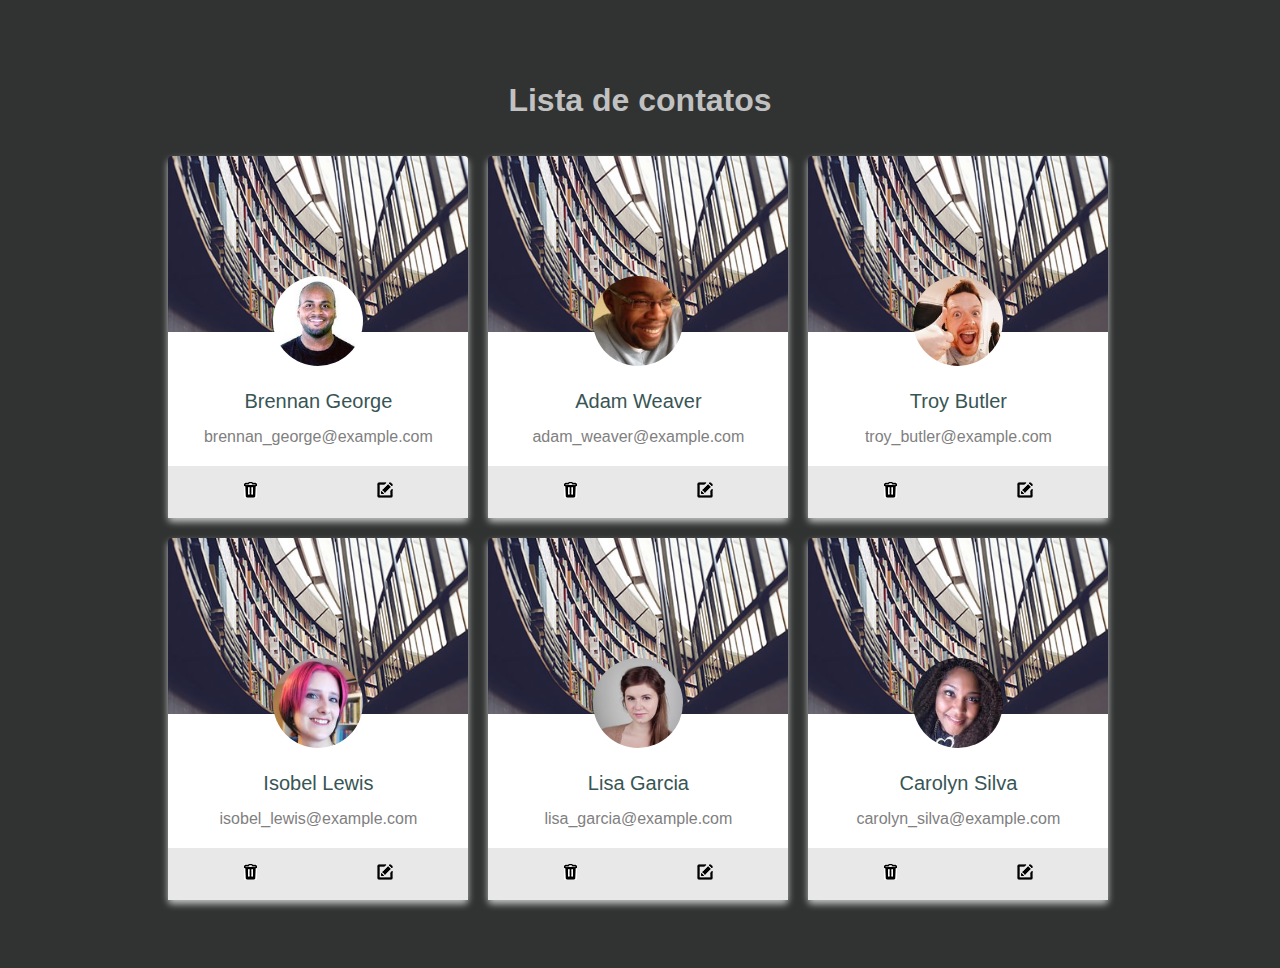
<file: Projeto_contatos/index.html>
<!DOCTYPE html>
<html lang="en">

<head>
    <meta charset="UTF-8">
    <meta http-equiv="X-UA-Compatible" content="IE=edge">
    <meta name="viewport" content="width=device-width, initial-scale=1.0">
    <title>Document</title>
    <link rel="stylesheet" href="estilo2.css">
</head>

<body>
    <h1 class="main-title">Lista de contatos</h1>

    <div class="main-div">
        <ul class="list">
            <li class="list-item">
                <div class="list-item-img">
                    <img src="imagens/1.jpg" alt="">
                </div>
                <div class="list-item-content">
                    <p class="list-item-name">
                        Brennan George
                    </p>
                    <p class="list-item-email">
                        brennan_george@example.com
                    </p>
                </div>
                <div class="list-item-actions">
                    <a href="#"><img src="imagens/delete.png" alt="Delete"></a>
                    <a href="#"><img src="imagens/edit.png" alt="Edit"></a>
                </div>
            </li>
            <li class="list-item">
                <div class="list-item-img">
                    <img src="imagens/2.jpg" alt="">
                </div>
                <div class="list-item-content">
                    <p class="list-item-name">
                        Adam Weaver
                    </p>
                    <p class="list-item-email">
                        adam_weaver@example.com
                    </p>
                </div>
                <div class="list-item-actions">
                    <a href="#"><img src="imagens/delete.png" alt="Delete"></a>
                    <a href="#"><img src="imagens/edit.png" alt="Edit"></a>
                </div>
            </li>
            <li class="list-item">
                <div class="list-item-img">
                    <img src="imagens/3.jpg" alt="">
                </div>
                <div class="list-item-content">
                    <p class="list-item-name">
                        Troy Butler
                    </p>
                    <p class="list-item-email">
                        troy_butler@example.com
                    </p>
                </div>
                <div class="list-item-actions">
                    <a href="#"><img src="imagens/delete.png" alt="Delete"></a>
                    <a href="#"><img src="imagens/edit.png" alt="Edit"></a>
                </div>
            </li>
            <li class="list-item">
                <div class="list-item-img">
                    <img src="imagens/4.jpg" alt="">
                </div>
                <div class="list-item-content">
                    <p class="list-item-name">
                        Isobel Lewis
                    </p>
                    <p class="list-item-email">
                        isobel_lewis@example.com
                    </p>
                </div>
                <div class="list-item-actions">
                    <a href="#"><img src="imagens/delete.png" alt="Delete"></a>
                    <a href="#"><img src="imagens/edit.png" alt="Edit"></a>
                </div>
            </li>
            <li class="list-item">
                <div class="list-item-img">
                    <img src="imagens/5.jpg" alt="">
                </div>
                <div class="list-item-content">
                    <p class="list-item-name">
                        Lisa Garcia
                    </p>
                    <p class="list-item-email">
                        lisa_garcia@example.com
                    </p>
                </div>
                <div class="list-item-actions">
                    <a href="#"><img src="imagens/delete.png" alt="Delete"></a>
                    <a href="#"><img src="imagens/edit.png" alt="Edit"></a>
                </div>
            </li>
            <li class="list-item">
                <div class="list-item-img">
                    <img src="imagens/6.jpg" alt="">
                </div>
                <div class="list-item-content">
                    <p class="list-item-name">
                        Carolyn Silva
                    </p>
                    <p class="list-item-email">
                        carolyn_silva@example.com
                    </p>
                </div>
                <div class="list-item-actions">
                    <a href="#"><img src="imagens/delete.png" alt="Delete"></a>
                    <a href="#"><img src="imagens/edit.png" alt="Edit"></a>
                </div>
            </li>
        </ul>
    </div>

</body>

</html>
</file>
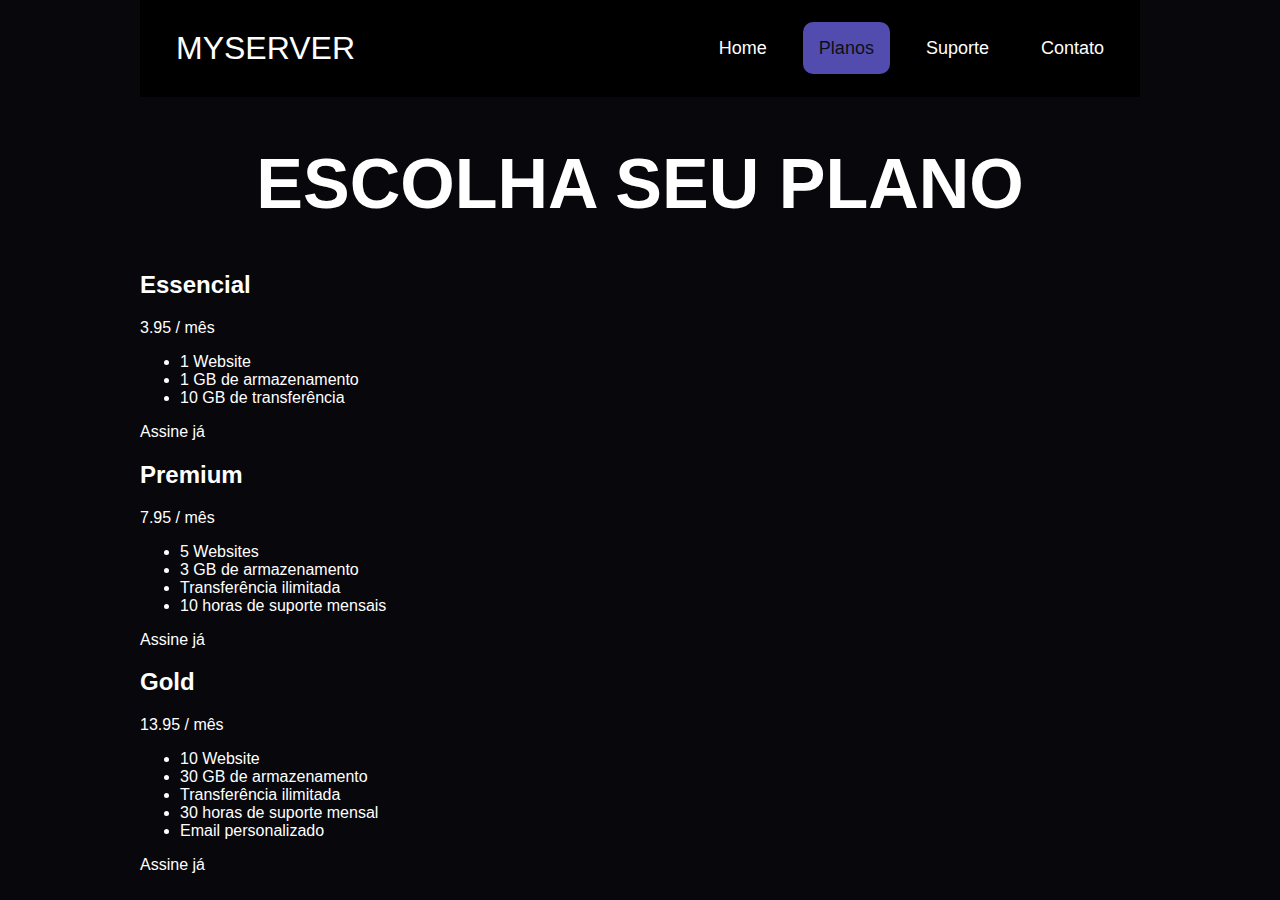
<file: Projeto_price_cards/index.html>
<!DOCTYPE html>
<html lang="pt-br">
<head>
    <meta charset="UTF-8">
    <meta name="viewport" content="width=device-width, initial-scale=1.0">
    <title>Price cards</title>
    <link rel="stylesheet" href="estilo.css">
</head>
<body>
    <header class="main-header">
        <div class="logo">MyServer</div>
        <nav>
            <ul class="nav-list">
                <li><a href="#" class="nav-page">Home</a></li>
                <li><a href="#" class="nav-page-active">Planos</a></li>    
                <li><a href="#" class="nav-page">Suporte</a></li>
                <li><a href="#" class="nav-page">Contato</a></li>
            </ul>
        </nav>  
    </header>
        <h1 class="main-title">Escolha seu plano</h1>
    <section>
        <div class="pricing-plans">
            <h2 class="pricing-title">Essencial</h2>
            <p><span class="plan-price">3.95</span> / mês</p>
            <ul>
                <li>1 Website</li>
                <li>1 GB de armazenamento</li>
                <li>10 GB de transferência</li>
            </ul>
            <a href="#" class="plan-cta"></a>Assine já</a>
        </div>
        <div class="pricing-plans">
            <h2 class="pricing-title">Premium</h2>
            <p><span class="plan-price">7.95</span> / mês</p>
            <ul>
                <li>5 Websites</li>
                <li>3 GB de armazenamento</li>
                <li>Transferência ilimitada</li>
                <li>10 horas de suporte mensais</li>
            </ul>
            <a href="#" class="plan-cta"></a>Assine já</a>
        </div>
        <div class="pricing-plans">
            <h2 class="pricing-title">Gold</h2>
            <p><span class="plan-price">13.95</span> / mês</p>
            <ul>
                <li>10 Website</li>
                <li>30 GB de armazenamento</li>
                <li>Transferência ilimitada</li>
                <li>30 horas de suporte mensal</li>
                <li>Email personalizado</li>
            </ul>
            <a href="#" class="plan-cta"></a>Assine já</a>
        </div>
    </section>
</body>
</html>
</file>
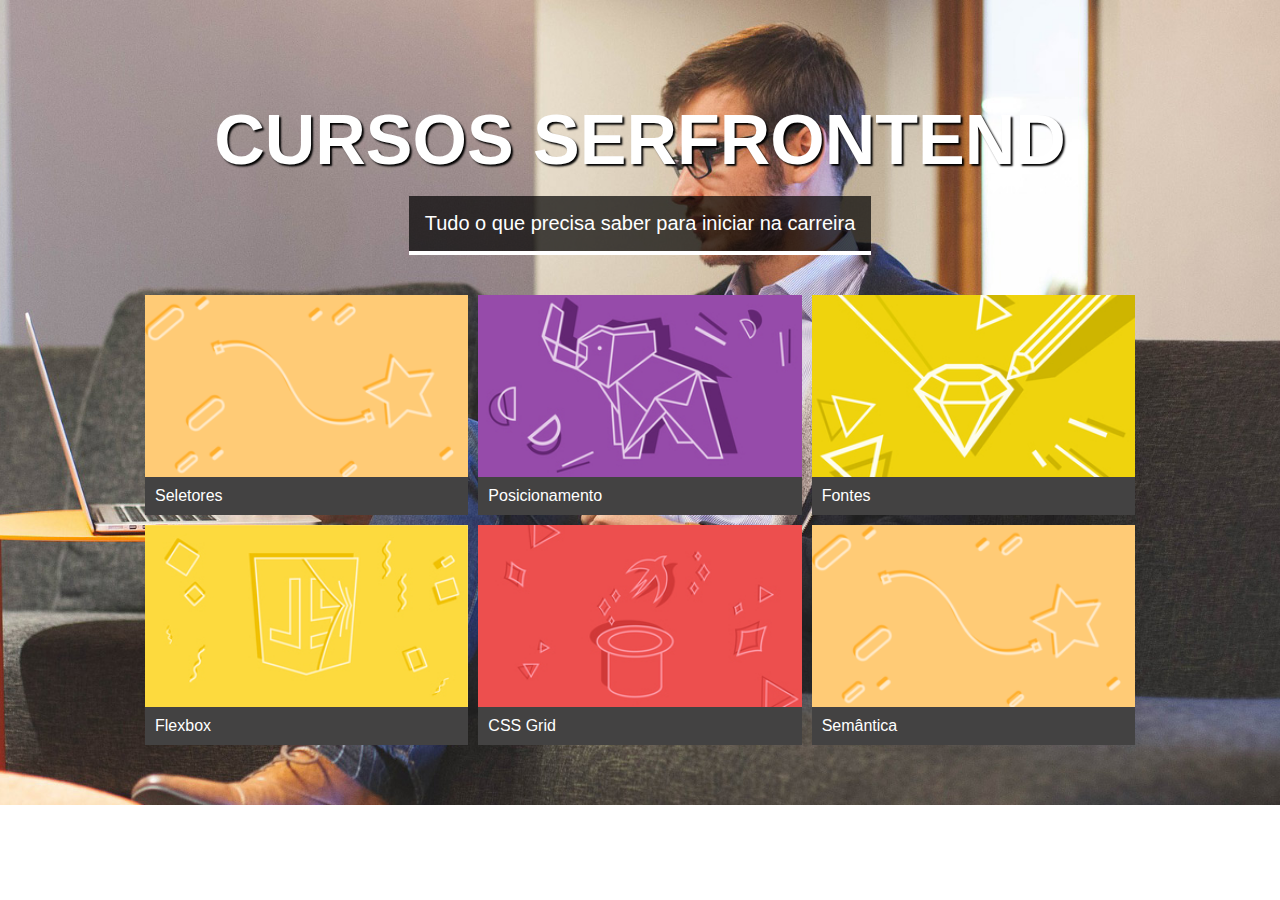
<file: ProjetoCSS-flexbox-desafio/index.html>
<!DOCTYPE html>
<html lang="en">

<head>
    <meta charset="UTF-8">

    <title>Projeto CSS</title>

    <link rel="stylesheet" href="styles/estilo.css">
</head>

<body>

    <header class="hero">
        <div class="hero-content">
            <h1>Cursos serfrontend</h1>
            <p>Tudo o que precisa saber para iniciar na carreira</p>
        </div>
    </header>
    <main>
        <section class="content-section">
           <article class="card">
                <img src="imagens/card_01.png" alt="Seletores">
                <p>Seletores</p>
           </article>
           <article class="card">
                <img src="imagens/card_02.jpg" alt="Posicionamento">
                <p>Posicionamento</p>
           </article>
           <article class="card">
                <img src="imagens/card_03.jpg" alt="Fontes">
                <p>Fontes</p>
           </article>
           <article class="card">
                <img src="imagens/card_04.jpg" alt="Flexbox">
                <p>Flexbox</p>
           </article>
           <article class="card">
                <img src="imagens/card_05.jpg" alt="CSS Grid">
                <p>CSS Grid</p>
           </article>
           <article class="card">
                <img src="imagens/card_01.png" alt="Semântica">
                <p>Semântica</p>
           </article>
        </section>
    </main>
</body>

</html>
</file>
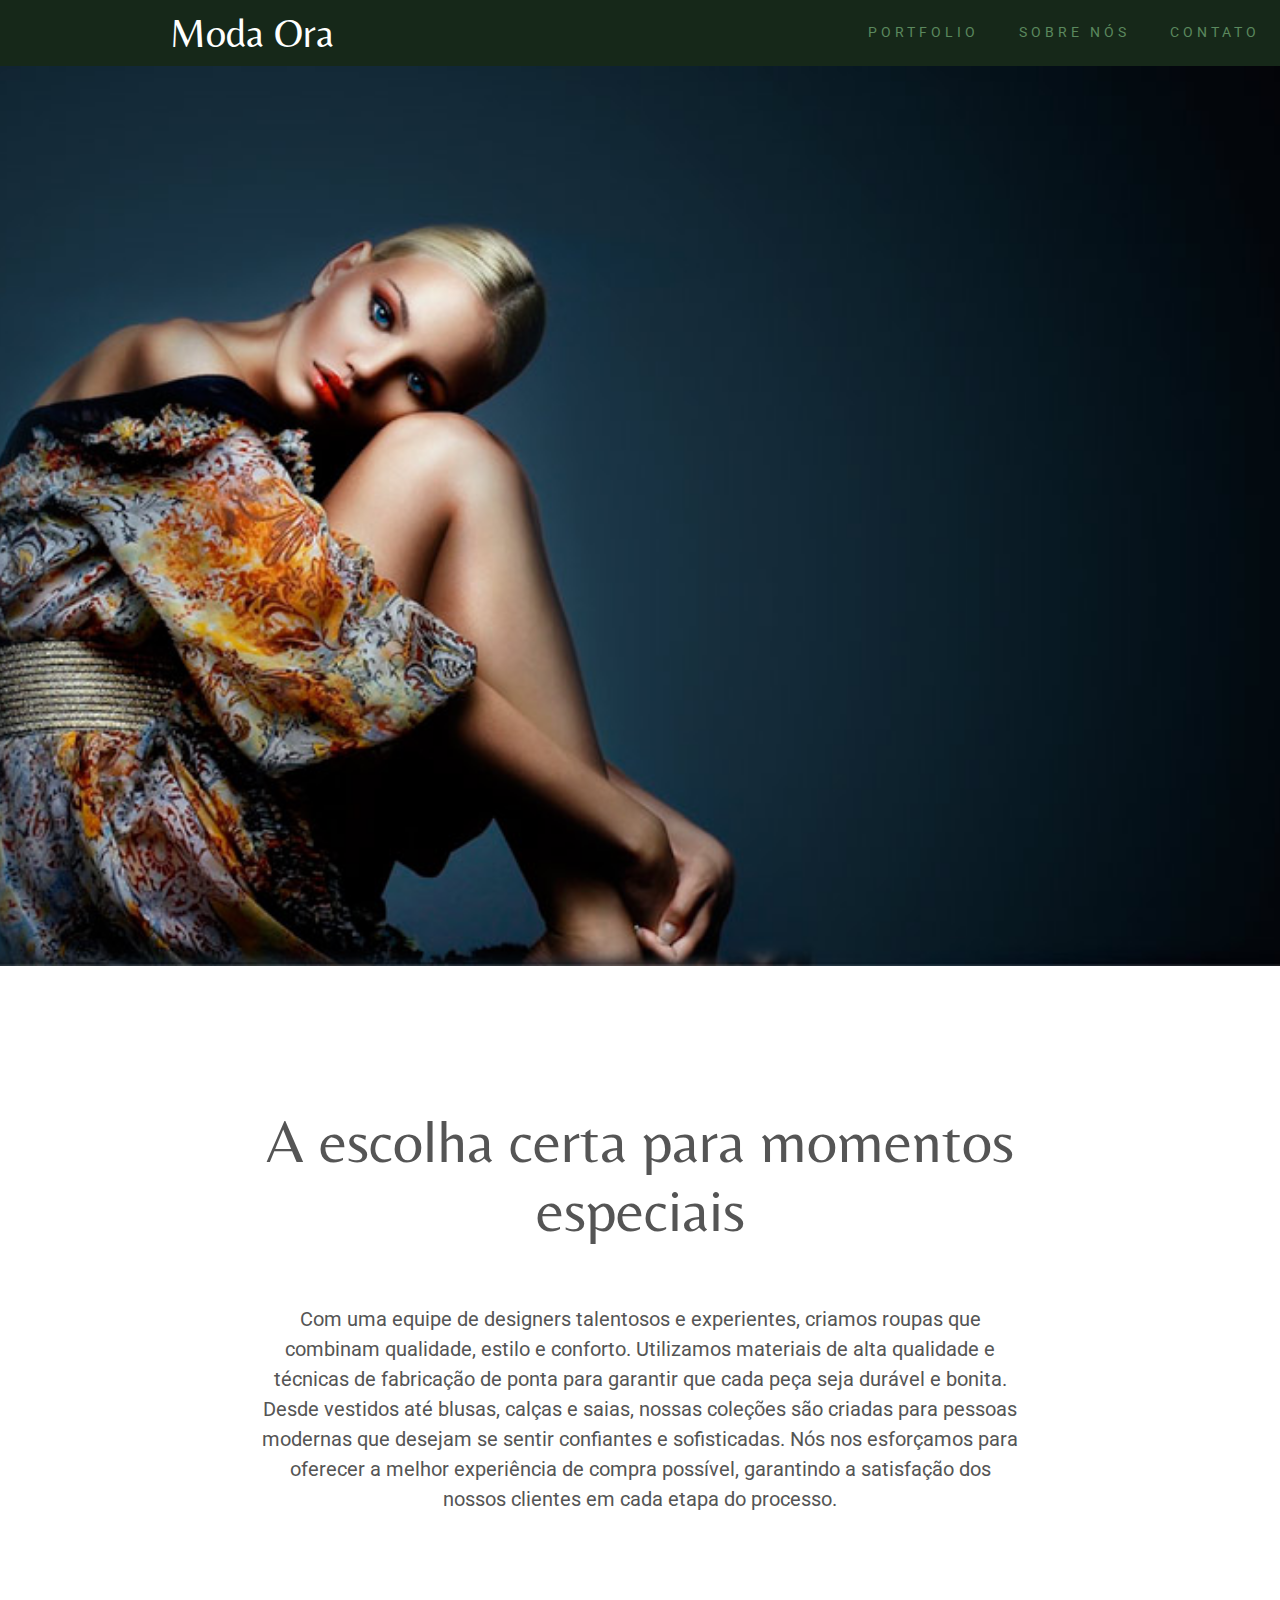
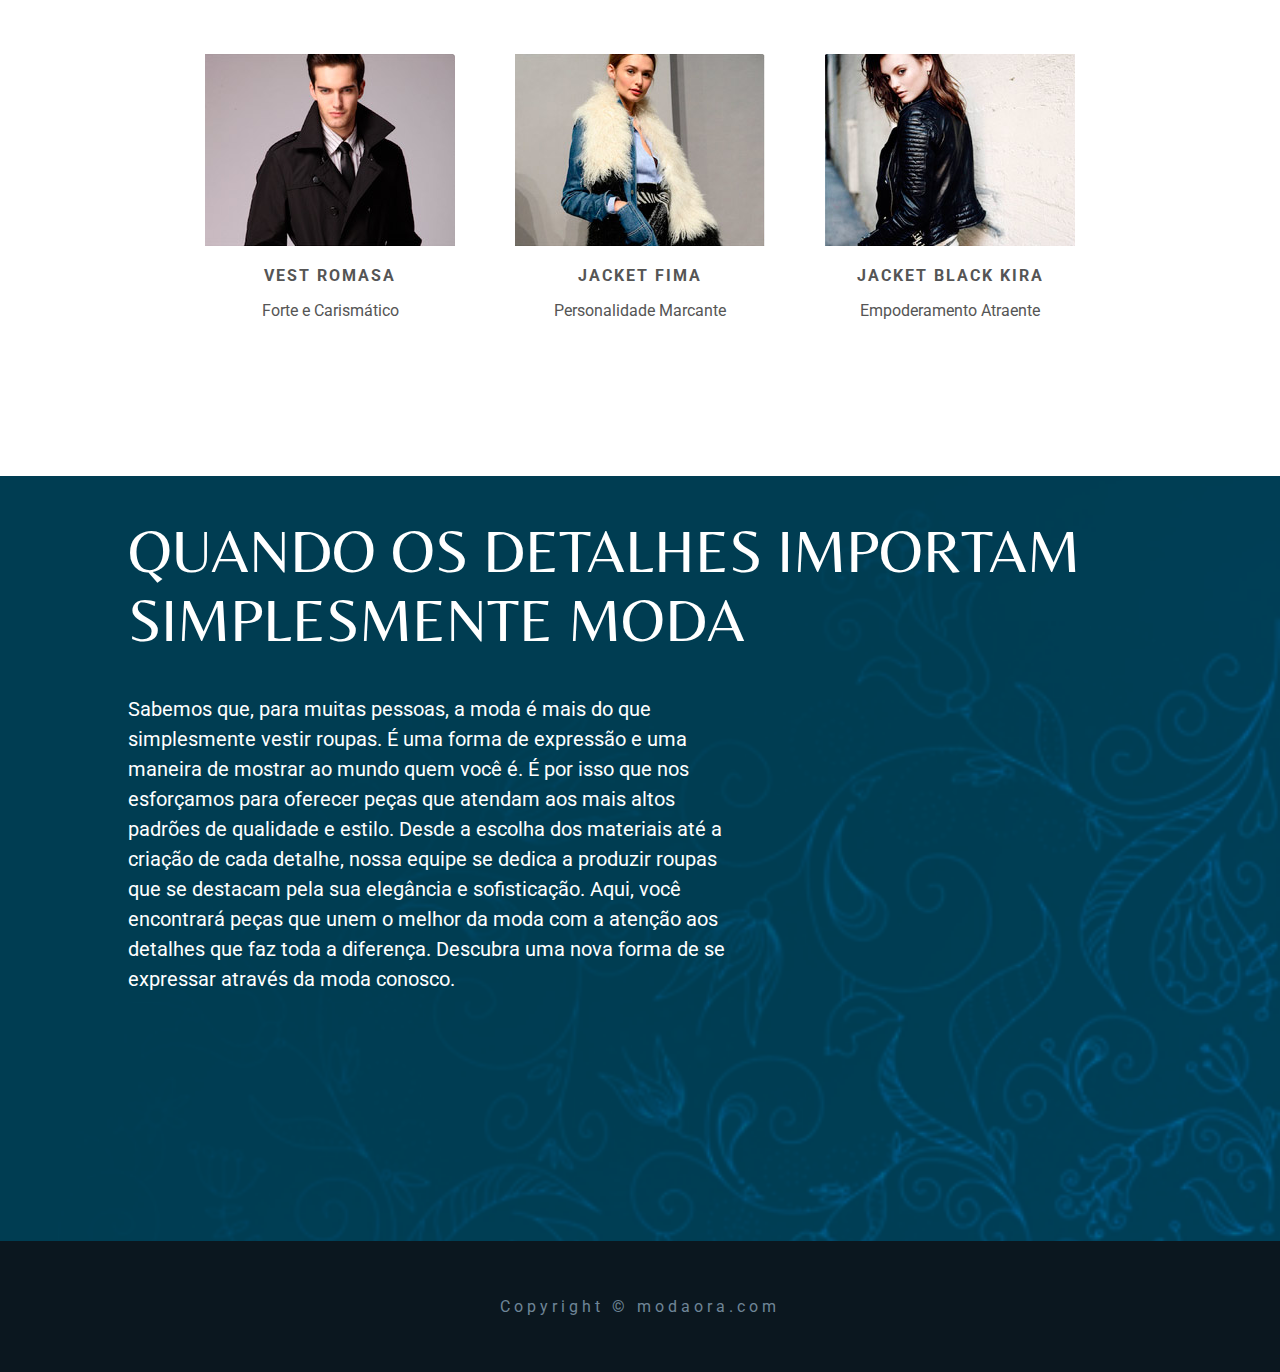
<file: Projeto-ModaOra-Inicio/inicio/index.html>
<!DOCTYPE html>
<html lang="pt-br">
<head>
    <title>Moda Ora</title>
    <link rel="stylesheet" href="css/estilo.css">
</head>
<body>
    <header class="main-header">
        <div class="logo">Moda Ora</div>
        <nav>
            <ul class="nav-list">
                <li><a href="#" class="nav-page">Portfolio</a></li>
                <li><a href="#" class="nav-page">Sobre nós</a></li>
                <li><a href="#" class="nav-page">Contato</a></li>
            </ul>
        </nav>
    </header>
    <section class="main-container"></section>
    <section class="introduction">
        <article class="introduction-article">
            <h1 class="introduction-title">
                A escolha certa para momentos especiais
            </h1>
            <p class="introduction-content"> 
                Com uma equipe de designers talentosos e experientes, criamos roupas que combinam qualidade, estilo e conforto. 
                Utilizamos materiais de alta qualidade e técnicas de fabricação de ponta para garantir que cada peça seja durável e bonita. 
                Desde vestidos até blusas, calças e saias, nossas coleções são criadas para pessoas modernas que desejam se sentir confiantes e sofisticadas. 
                Nós nos esforçamos para oferecer a melhor experiência de compra possível, garantindo a satisfação dos nossos clientes em cada etapa do processo.
            </p>
        </article>
        <article class="employees">
            <div>
                <img src="../inicio/imagens/modelo1.jpg" alt="Imagem de uma mulher sorr">
                <p class="employees-names">Vest Romasa</p>
                <p>Forte e Carismático</p>
            </div>
            <div>
                <img src="../inicio/imagens/modelo2.jpg" alt="Imagem de uma mulher sorr">
                <p class="employees-names">Jacket Fima</p>
                <p>Personalidade Marcante</p>
            </div>
            <div>
                <img src="../inicio/imagens/modelo3.jpg" alt="Imagem de uma mulher sorr">
                <p class="employees-names">Jacket Black Kira</p>
                <p>Empoderamento Atraente</p>
            </div>
        </article>
    </section>
    <section class="merchandise">
        <article class="merchandise-article">
            <h1 class="merchandise-title">
                Quando os detalhes importam
                Simplesmente moda
            </h1>
            <p class="merchandise-content">
                Sabemos que, para muitas pessoas, a moda é mais do que simplesmente vestir roupas. 
                É uma forma de expressão e uma maneira de mostrar ao mundo quem você é. 
                É por isso que nos esforçamos para oferecer peças que atendam aos mais altos padrões de qualidade e estilo. 
                Desde a escolha dos materiais até a criação de cada detalhe,
                nossa equipe se dedica a produzir roupas que se destacam pela sua elegância e sofisticação. 
                Aqui, você encontrará peças que unem o melhor da moda com a atenção aos detalhes que faz toda a diferença. 
                Descubra uma nova forma de se expressar através da moda conosco.

            </p>
        </article>
        
    </section>            
            
        

    <footer class="page-footer">
        <p>Copyright © modaora.com</p>
    </footer>
</body>
</html>
</file>
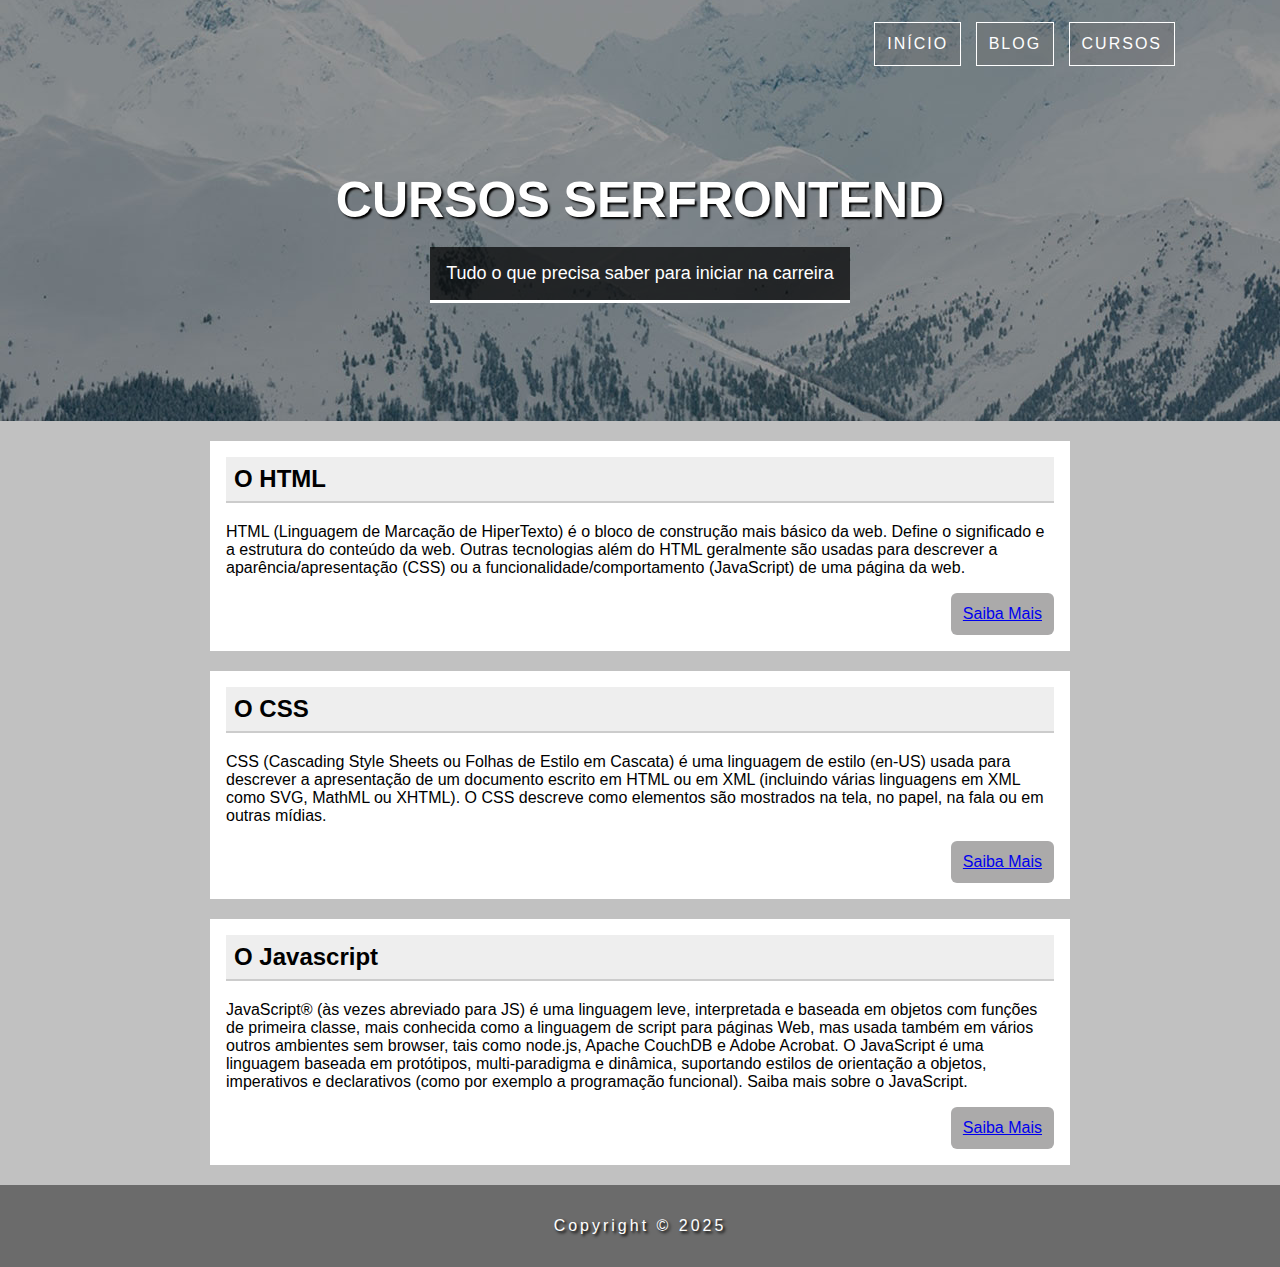
<file: ProjetoCSS_inicio/pagina.html>
<!DOCTYPE html>
<html lang="pt-br">
<head>
    <meta charset="UTF-8">
    <meta name="viewport" content="width=device-width, initial-scale=1.0">
    <title>Document</title>
    <link rel="stylesheet" href="pagina.css">
</head>
<body>
    <header class="header-principal">
        <nav>
            <ul>
                <li><a href="!">Início</a></li>
                <li><a href="!">Blog</a></li>
                <li><a href="!">Cursos</a></li>
            </ul>
        </nav>
        <h1>        
            Cursos serfrontend
        </h1>
        <p>
            Tudo o que precisa saber para iniciar na carreira
        </p>
    </header>
    <main>
        <Section>
            <article>
                <header>
                    <h2>
                        O HTML
                    </h2>
                </header>
                <p>
                    HTML (Linguagem de Marcação de HiperTexto) é o bloco de construção mais básico da web.
                    Define o significado e a estrutura do conteúdo da web. Outras tecnologias além do HTML
                    geralmente são usadas para descrever a aparência/apresentação (CSS) ou a funcionalidade/comportamento (JavaScript) 
                    de uma página da web.

                </p>
                <a href="!">Saiba Mais</a>
            </article>
            <article>
                <header>
                    <h2>
                        O CSS
                    </h2>
                </header>
                <p>
                    CSS (Cascading Style Sheets ou Folhas de Estilo em Cascata) é uma linguagem de estilo (en-US) usada para descrever a apresentação de um 
                    documento escrito em HTML ou em XML (incluindo várias linguagens em XML como SVG, MathML ou XHTML). O CSS descreve como elementos
                    são mostrados na tela, no papel, na fala ou em outras mídias.
                </p>
                <a href="!">Saiba Mais</a>
            </article>
            <article>
                <header>
                    <h2>
                        O Javascript
                    </h2>
                </header>
                <p>
                    JavaScript® (às vezes abreviado para JS) é uma linguagem leve, interpretada e baseada em objetos com funções de primeira classe, 
                    mais conhecida como a linguagem de script para páginas Web, mas usada também em vários outros ambientes sem browser, tais como node.js, 
                    Apache CouchDB e Adobe Acrobat. O JavaScript é uma linguagem baseada em protótipos, multi-paradigma e dinâmica, suportando estilos de 
                    orientação a objetos, imperativos e declarativos (como por exemplo a programação funcional). Saiba mais sobre o JavaScript.
                </p>
                <a href="!">Saiba Mais</a>
            </article>
        </Section>
    </main>
    <footer class="footer-principal">
        <p>
            Copyright &copy; 2025
        </p>
    </footer>
</body>
</html>
</file>
<file: Projeto_contatos/estilo2.css>
html, body{
    height: 100%;
}

body {
    padding: 30px;
    background-color: rgb(49, 51, 51);
    font-family: 'Lucida Sans', 'Lucida Sans Regular', 'Lucida Grande', 'Lucida Sans Unicode', Geneva, Verdana, sans-serif;
    display: flex;
    align-items: center;
    justify-content: center;
    flex-direction: column;
}

.main-title {
    color: #c1c1c1;
}

    
.list{  
    list-style: none;
    display: flex;
    flex-wrap: wrap;
    justify-content: center;
    width: 92%;
    max-width: 1000px;
    gap: 20px;  
}

.list-item {
    background-color: white;
    border-radius: 4px;
    box-shadow: 0px 4px 7px rgba(255, 255, 255, 0.7);
    flex-basis: 300px;
    text-align: center;
    background-image: url(imagens/thumb03.jpg);
    background-size: 100%;
    background-repeat: no-repeat;
}

.list-item-img img{
    border-radius: 50%;
    width: 90px;
    margin-top: 120px;
}

.list-item-content{
    padding: 20px;
    flex-grow: 1;

}
.list-item-name{
    font-size: 20px;
    margin-bottom: 15px;
    margin-top: 0;
    color: #385555;
}
.list-item-email{
    margin: 0;
    color: gray;
}

.list-item-actions{
    display: flex;
    gap: 60px;
    background: #e8e8e8;
    padding: 16px;
    justify-content: space-evenly;
}
</file>
<file: Projeto_price_cards/estilo.css>
body{
    background: rgb(7, 7, 12);
    color: white;
    width: 90%;
    max-width: 1000px;
    margin: 0 auto;
    font-family: 'Gill Sans', 'Gill Sans MT', Calibri, 'Trebuchet MS', sans-serif;
}      
.main-title {
    font-size: 70px;
    text-transform: uppercase; 
    text-align: center;
    margin: 70px, 0;
    
}
.main-header{
    display: flex;
    background: #000000;
    padding: 20px;
    justify-content: space-between;
    align-items: center;
}
.logo{
    font-size: 32px;
    text-transform: uppercase;
    margin-left: 16px;
}

.nav-list{
    display: flex;
    list-style: none;
    gap: 20px;
    font-size: 18px;
}

.nav-page, .nav-page-active{
    color: white;
    text-decoration: none;
    padding: 16px;
    border-radius: 10px;
}
.nav-page:hover{
    text-decoration: underline ;    
}

.nav-page-active{
    background-color: #534caf;
    color: #0c1014;
    pointer-events: none;
}
</file>
<file: ProjetoCSS-flexbox-desafio/styles/estilo.css>
body {
    height: 100%;
    background:rgb(193, 193, 193);
    font-family: 'Segoe UI', Tahoma, Geneva, Verdana, sans-serif;
    text-align: center;
    margin: 0;
    background: no-repeat url("../imagens/bg-4.jpg") center;
    background-size: cover; 
    padding: 10px;
}
    
.hero-content {
    width: 100%;
    text-align: center;
    margin: 90px auto 0;
}
.hero-content h1{
    font-size: 70px;
    text-transform: uppercase;
    text-shadow: 2px 2px 2px black;
    color: white;
    margin-bottom: 16px;
}

.hero-content p {
    font-size: 20px;
    color: white;
    background: rgba(0, 0, 0, .7);
    padding: 16px;
    border-bottom: 4px solid white;
    margin: 0;
    display: inline-block;
}

.content-section {
    display: flex;
    width: 1000px;
    flex-wrap: wrap;
    margin: 40px auto;
}

.card {
    display: flex;
    flex-grow: 1;
    flex-basis: 250px;
    flex-direction: column;
    margin: 0 5px 10px;
}

.card p {
    background-color: rgb(67, 66, 66);
    color: white ;
    padding: 10px;
    text-align: left;
    margin: 0;
}
</file>
<file: Projeto-ModaOra-Inicio/inicio/css/estilo.css>
@import url('https://fonts.googleapis.com/css2?family=Roboto:ital,wght@0,100..900;1,100..900&display=swap');
@import url('https://fonts.googleapis.com/css2?family=Belleza&family=Roboto:ital,wght@0,100..900;1,100..900&display=swap');

html{
    font-size: 62.5%;
    height: 100%;
    width: 100%;
    --title-font: 'belleza', 'sans-serif';

}

body{
    margin: 0;
    font-family: 'Roboto', sans-serif;
    font-size: 1.6rem;
    height: 100%;
    color:#555;;
}

.main-header{
    display: flex;
    padding: 1rem;
    background: #162819;
    justify-content: space-between;
}

.logo {
    font-size: 4rem;
    margin: 0;
    font-family: var(--title-font);
    margin-left: 16rem;
    color: white;
}

.nav-list {
    display: flex;
    text-transform: uppercase;
    list-style: none;
    padding: 0;
    letter-spacing: 0.4rem;
    gap: 2rem;
    font-size: 1.4rem; 

}

.nav-page{
    text-decoration: none;
    padding: 1rem;
    color: #5b895e;
}

.main-container {
    background: no-repeat url("../imagens/topo.jpg") center;
    background-size: cover;
    width: 100%;
    height: 100%;
}

.introduction {
    text-align: center;
    margin-bottom: 14rem;
}

.introduction-article{
    display: inline-block;
    text-align: center; 
    width: 60%;
    margin-top: 14rem;
}

.introduction-title{
    font-size: 6rem;
    font-family: var(--title-font);
    margin: 0 0 6rem;
    font-weight: normal;
    
}

.introduction-content{
    line-height: 3rem;
    color: var(--text-color);
    text-align: center;
    font-size: 2rem;
}

.employees{
    display: flex;
    gap: 6rem;
    justify-content: center;
    margin-top: 12rem;
}

.employees-names {
    letter-spacing: 0.2rem;
    text-transform: uppercase;
    font-weight: bold;
}

.merchandise {
    background: no-repeat center url(../imagens/bg_detalhe.png);
    background-size: cover;
    height: 85%;
    text-align: center;
}

.merchandise-article {
    display: inline-block;
    width: 80%;
    color: white;
    text-align: left;
}

.merchandise-title {
    font-family: var(--title-font);
    font-size: 6rem;
    font-weight: normal;

    text-transform: uppercase;
}

.merchandise-content{
    line-height: 3rem;
    width: 60%;
    font-size: 2rem;
}

.page-footer {
    background-color: #0b171f;
    color: #6f8597;
    padding: 1.6rem;
    letter-spacing: 0.4rem;
    text-align: center;
    padding: 4rem;
}
</file>
<file: ProjetoCSS_inicio/pagina.css>
body {
    background:rgb(193, 193, 193);
    font-family: 'Segoe UI', Tahoma, Geneva, Verdana, sans-serif;
    text-align: center;
    margin: 0;
}
.header-principal {
    background: url("imagens/bg-2.jpg") bottom;
    padding: 100px;
    color: white;
    padding-top: 1px;
}

.header-principal h1{
    font-size: 50px;
    text-shadow: 2px 2px 2px black;
    text-transform: uppercase;
    margin-top: 100px;
    margin-bottom: 0;
}

.header-principal p{
    border-bottom: solid 3px white;
    background: rgba(0, 0, 0, .7);
    padding: 16px;
    font-size: 18px;
    display: inline-block;
}
.header-principal ul{
    text-align: right;
}
.header-principal li{
    display: inline-block;
    padding: 0;
    margin: 5px;
}

.header-principal a{
    background: rgba(108, 105, 105, .3);
    text-decoration: none;
    color: white;
    padding: 12px;
    border: 1px solid white;
    display: block;
    text-transform: uppercase;
    letter-spacing: 2px;

}
.header-principal a:hover{
    background-color: rgba(0, 0, 0, .5);
}
main {    
    margin: auto;
    width: 90%;
    max-width: 860px;
}

article {
    background: white;
    margin-top: 20px;
    margin-bottom: 20px;
    text-align: left;
    padding: 16px;
}

article h2{
    background: #eee;
    border-bottom: 2px solid #ccc;
    margin-top: 0;
    padding: 8px;
}

article a{
    background: rgb(171, 170, 170);
    display: block;
    border-radius: 6px;
    width: fit-content;
    padding: 12px;
    margin-left: auto;
}

.footer-principal{
    background: rgb(107, 107, 107);
    padding: 16px;
    color: white;
    text-shadow: 2px 2px 3px rgb(0, 0, 0);
    letter-spacing: 3px;
}
</file>
